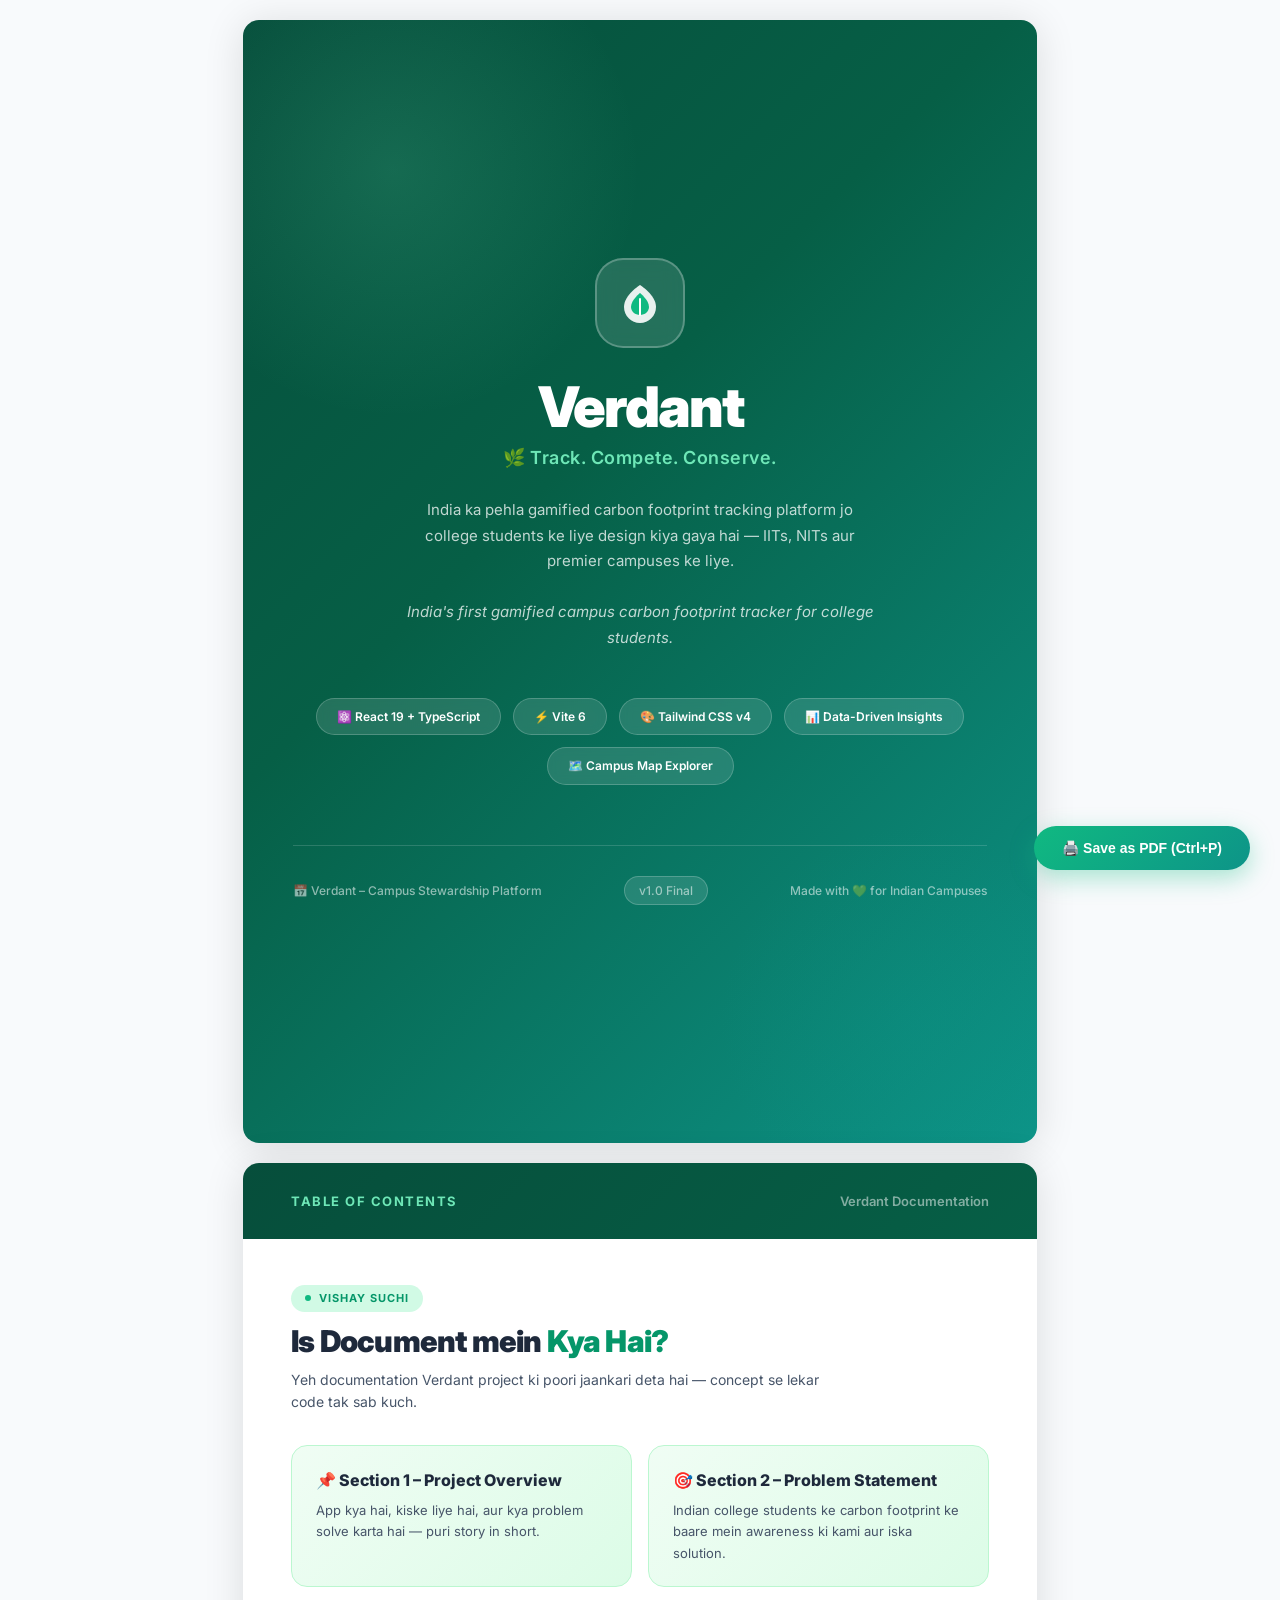
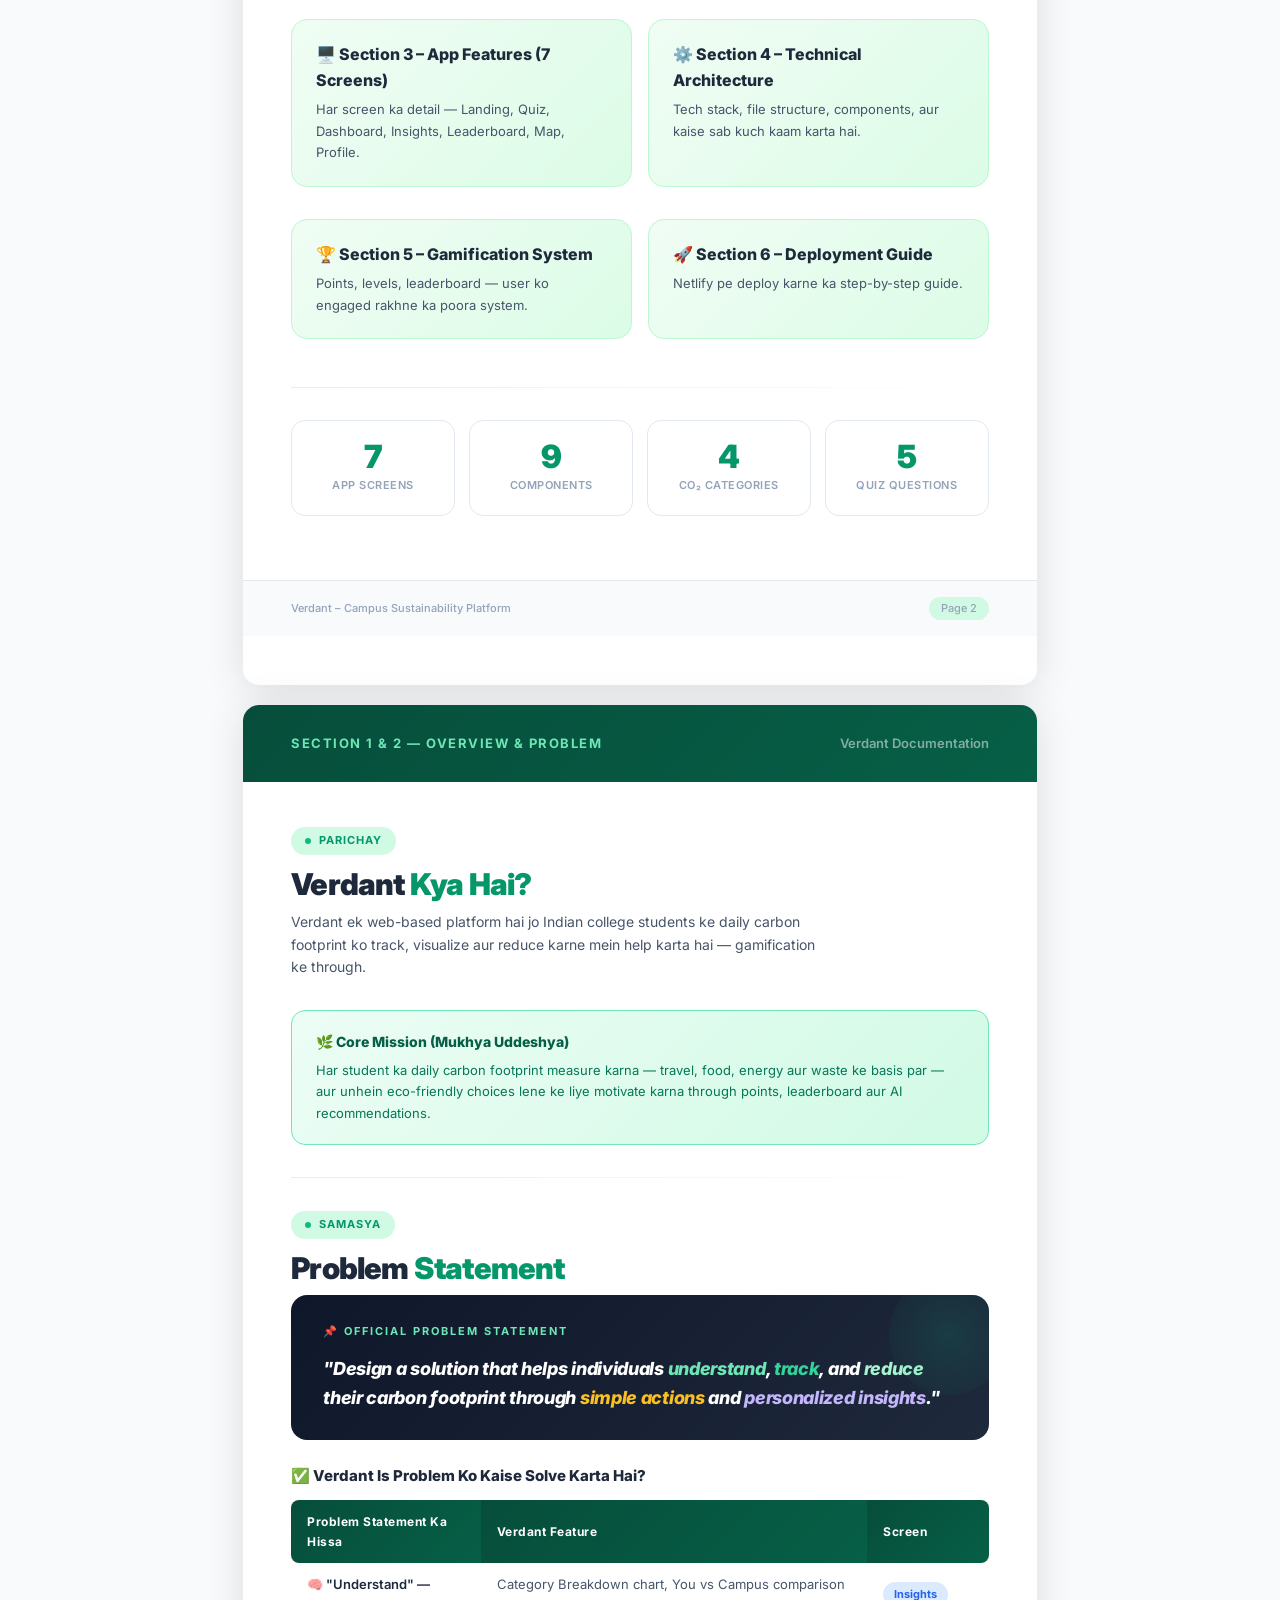
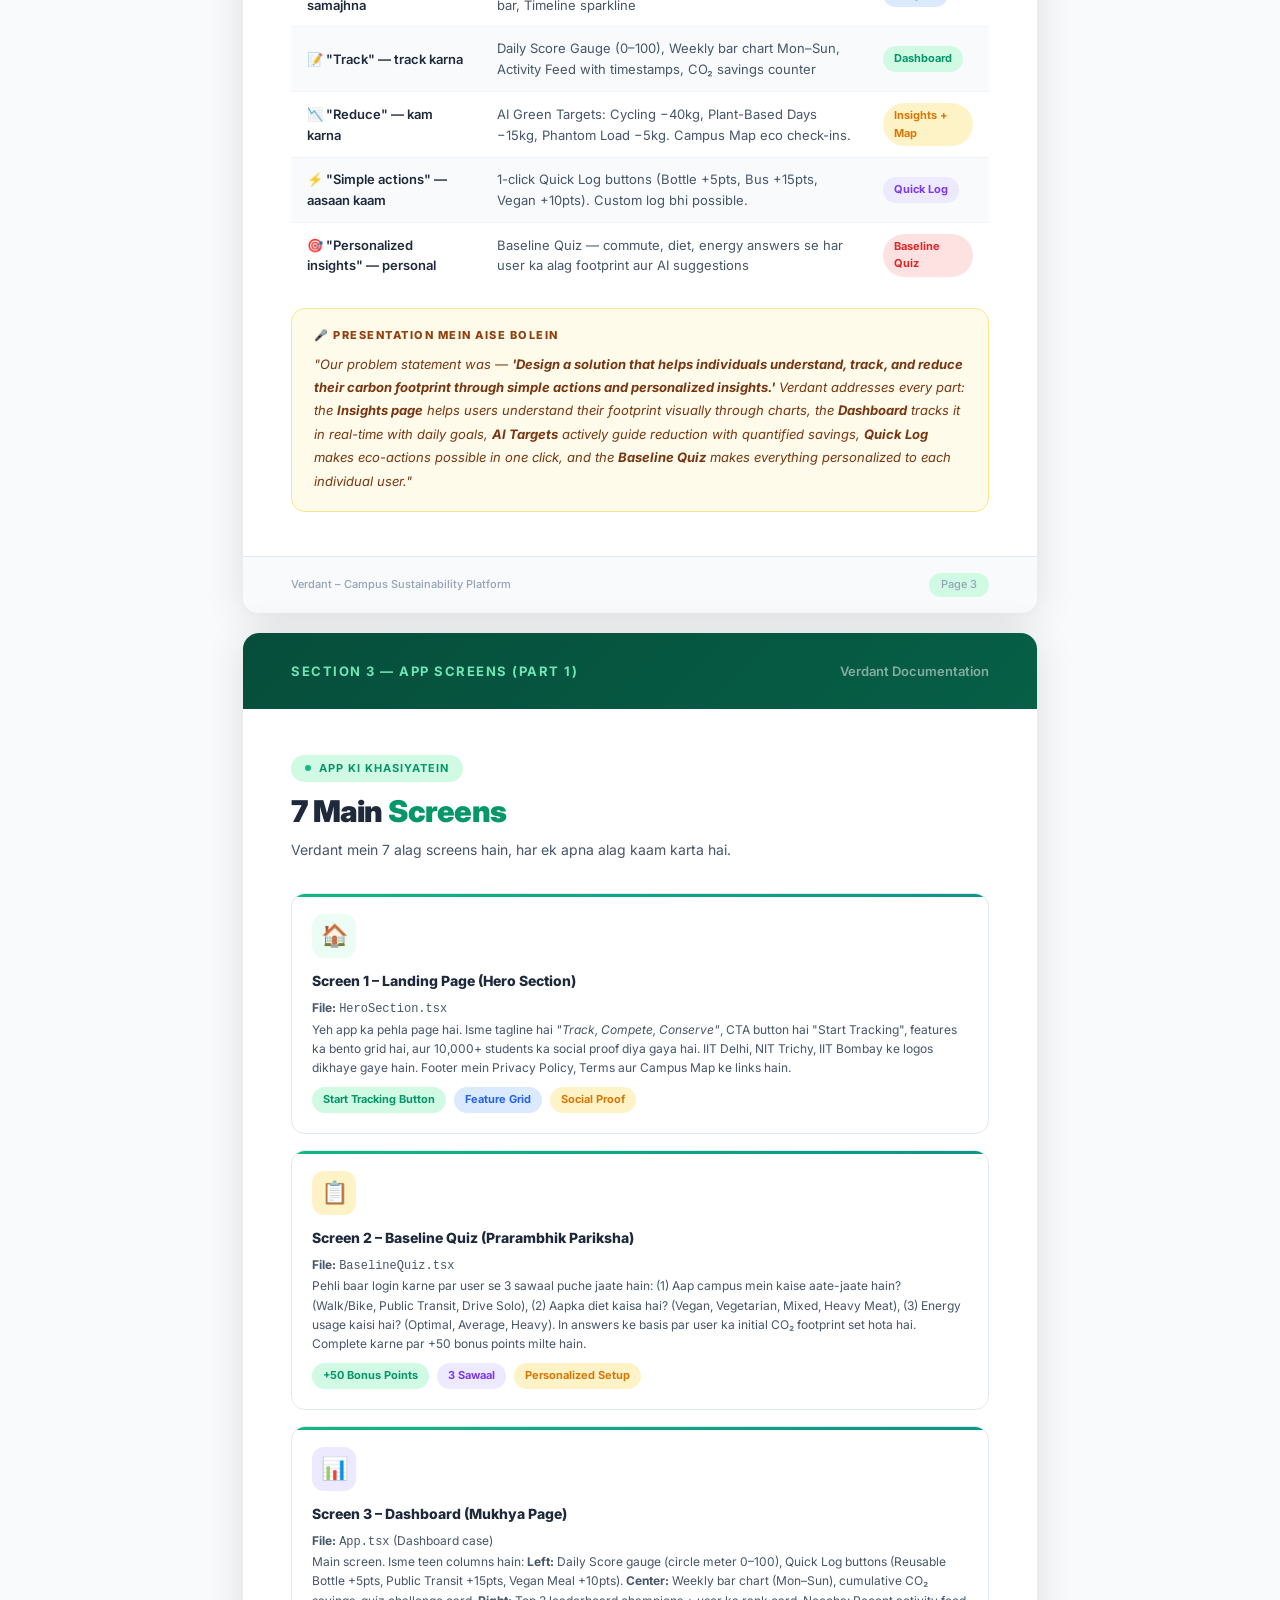
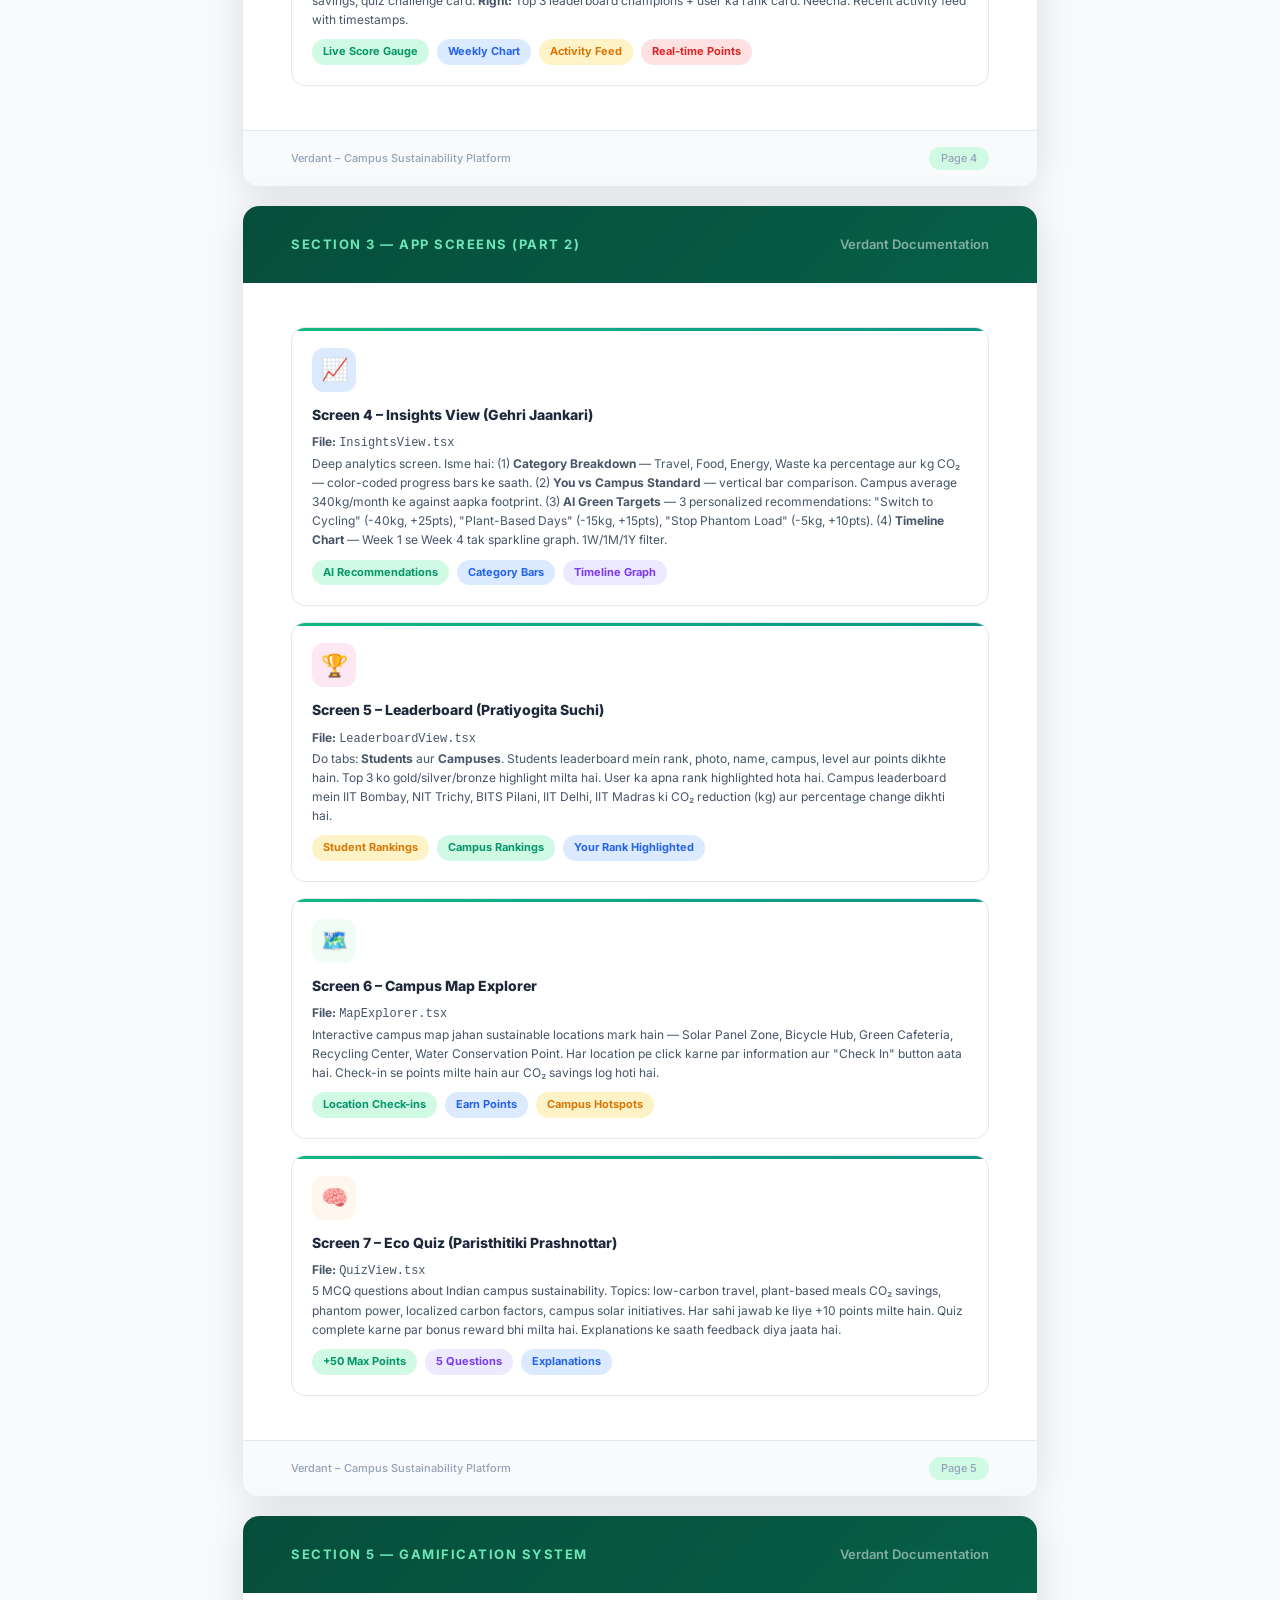
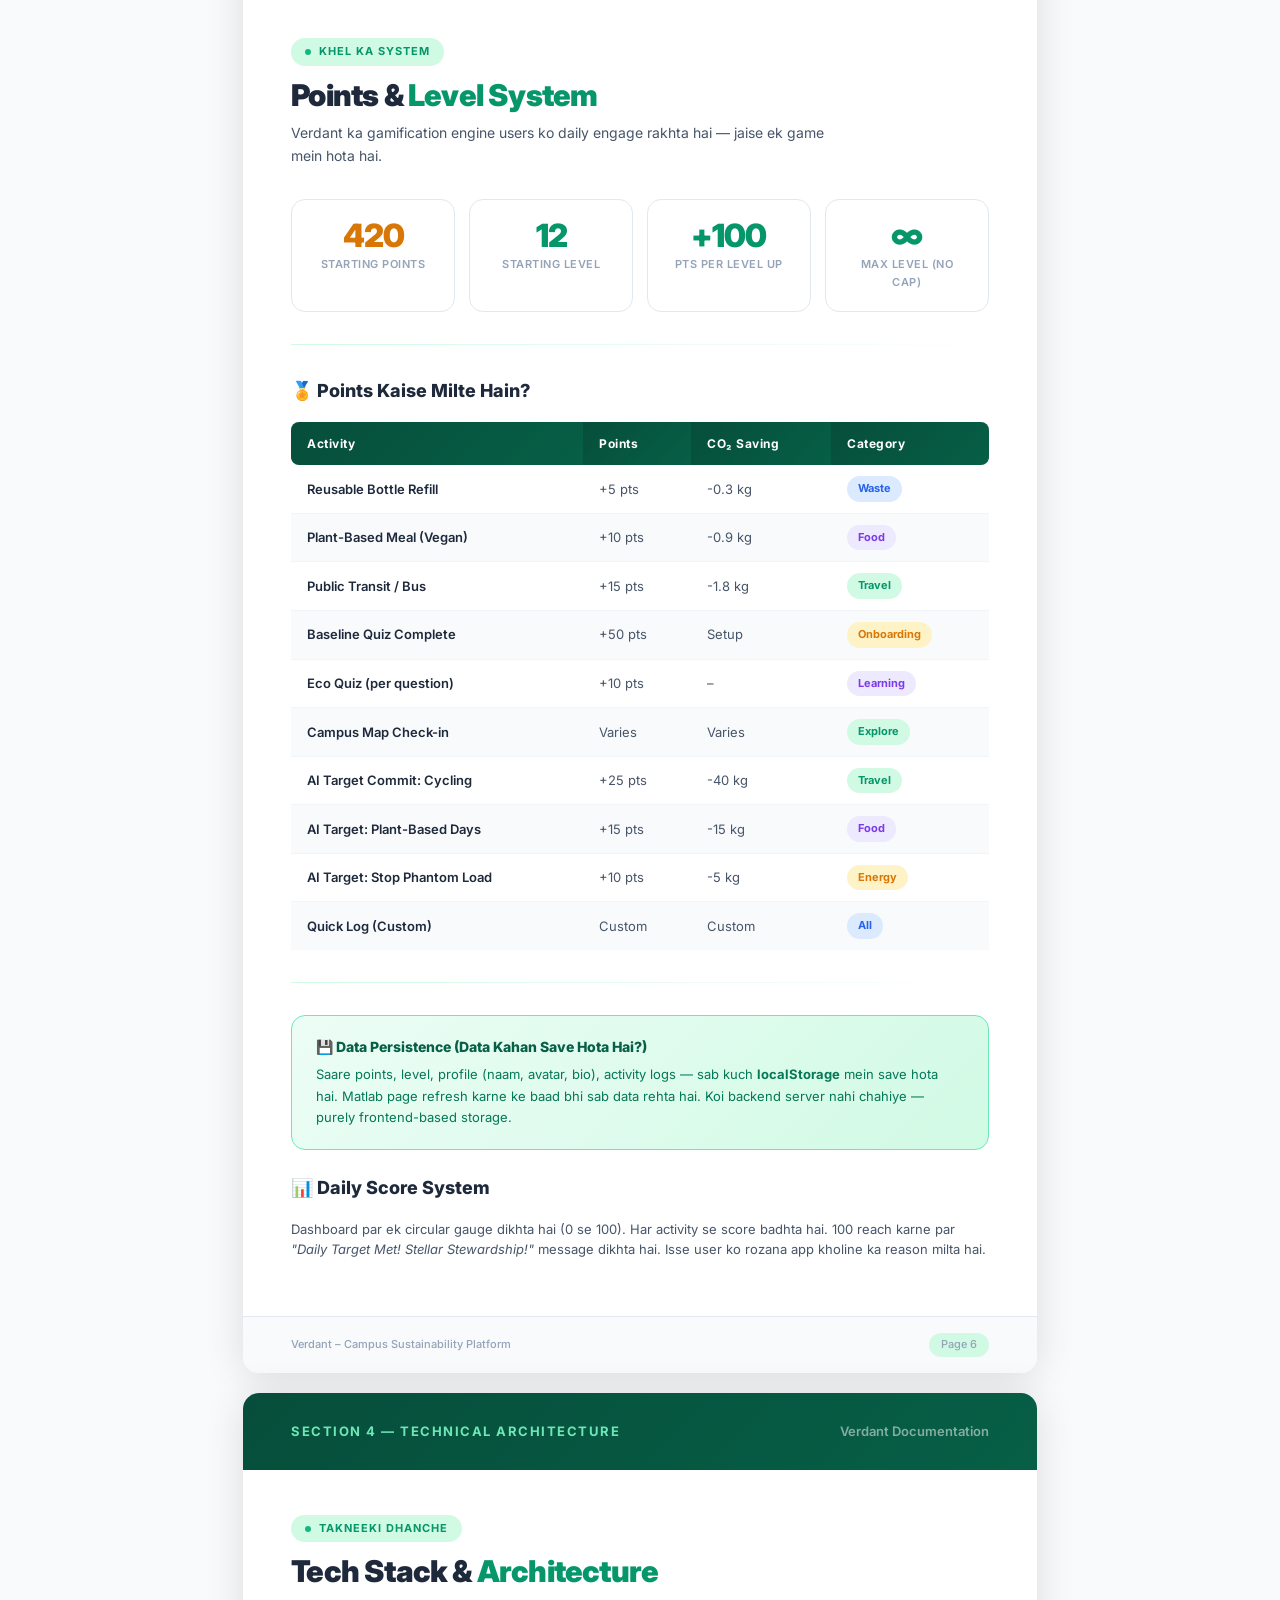
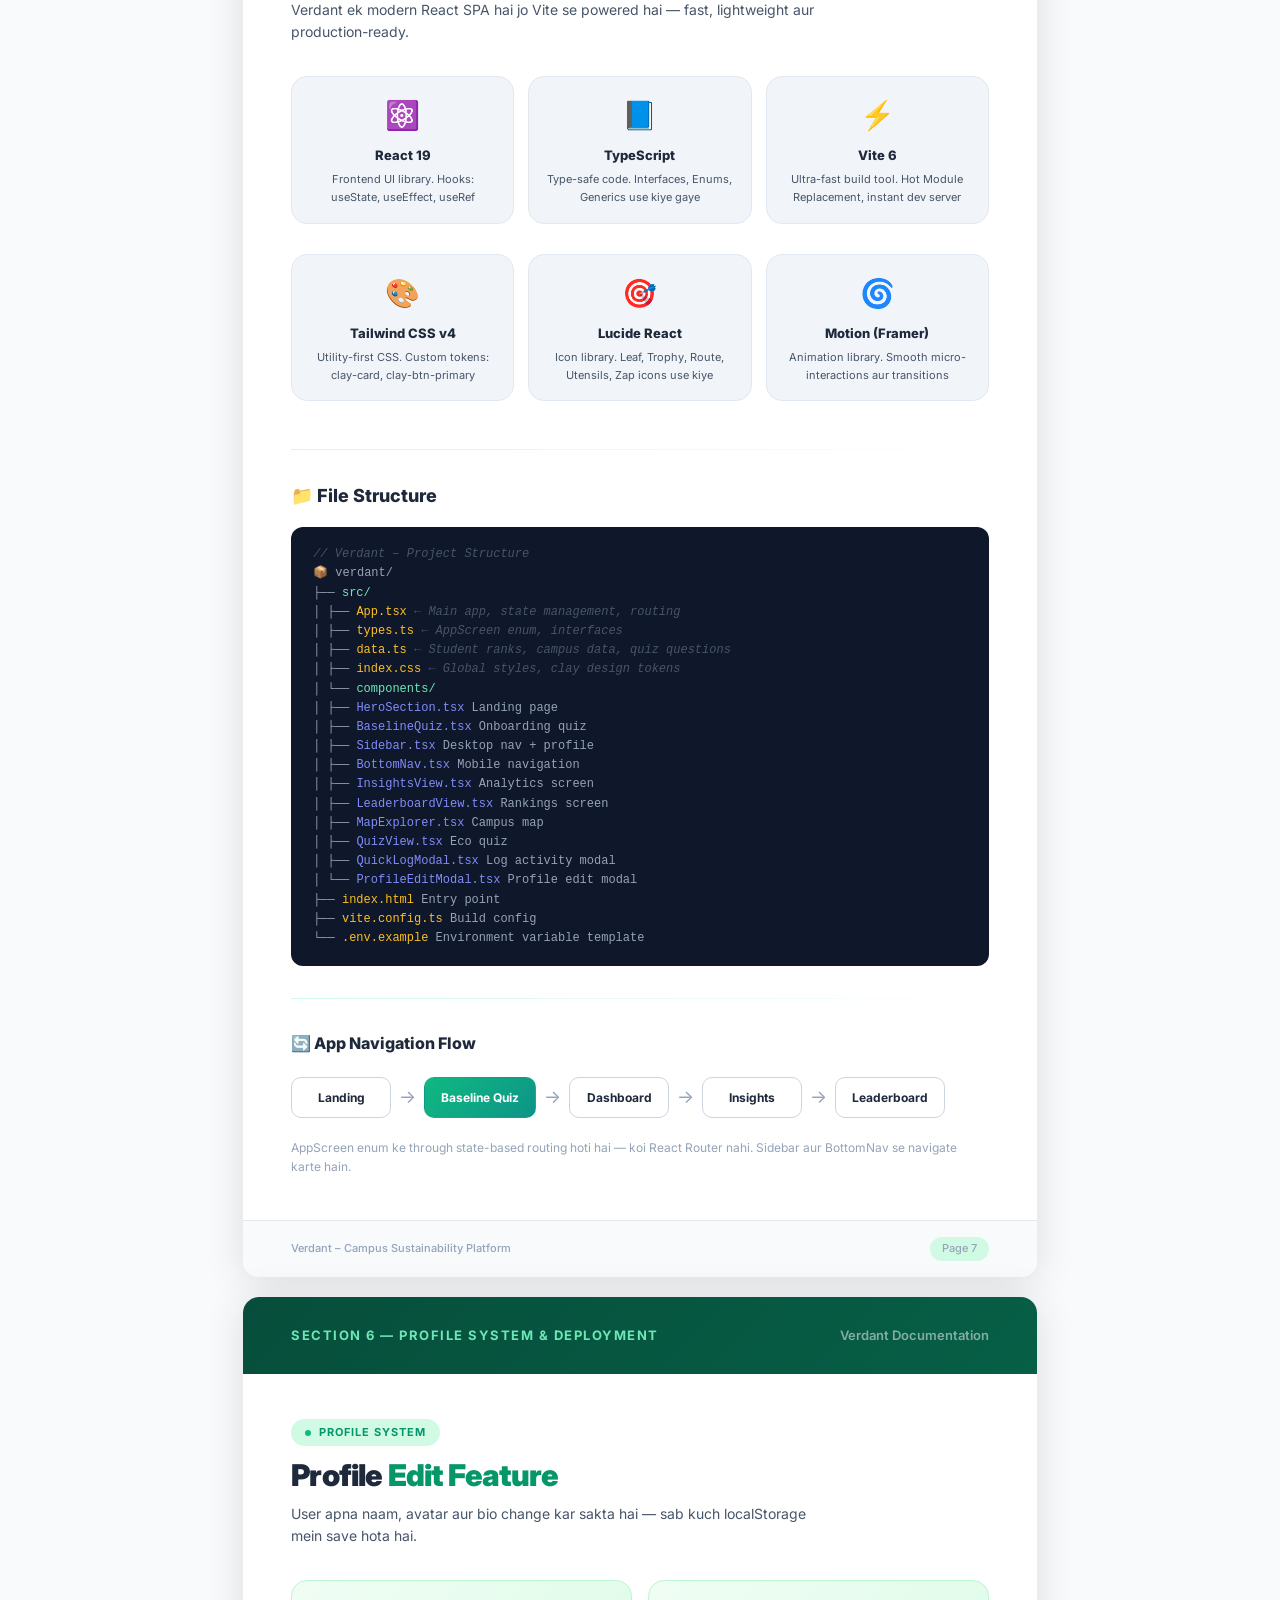
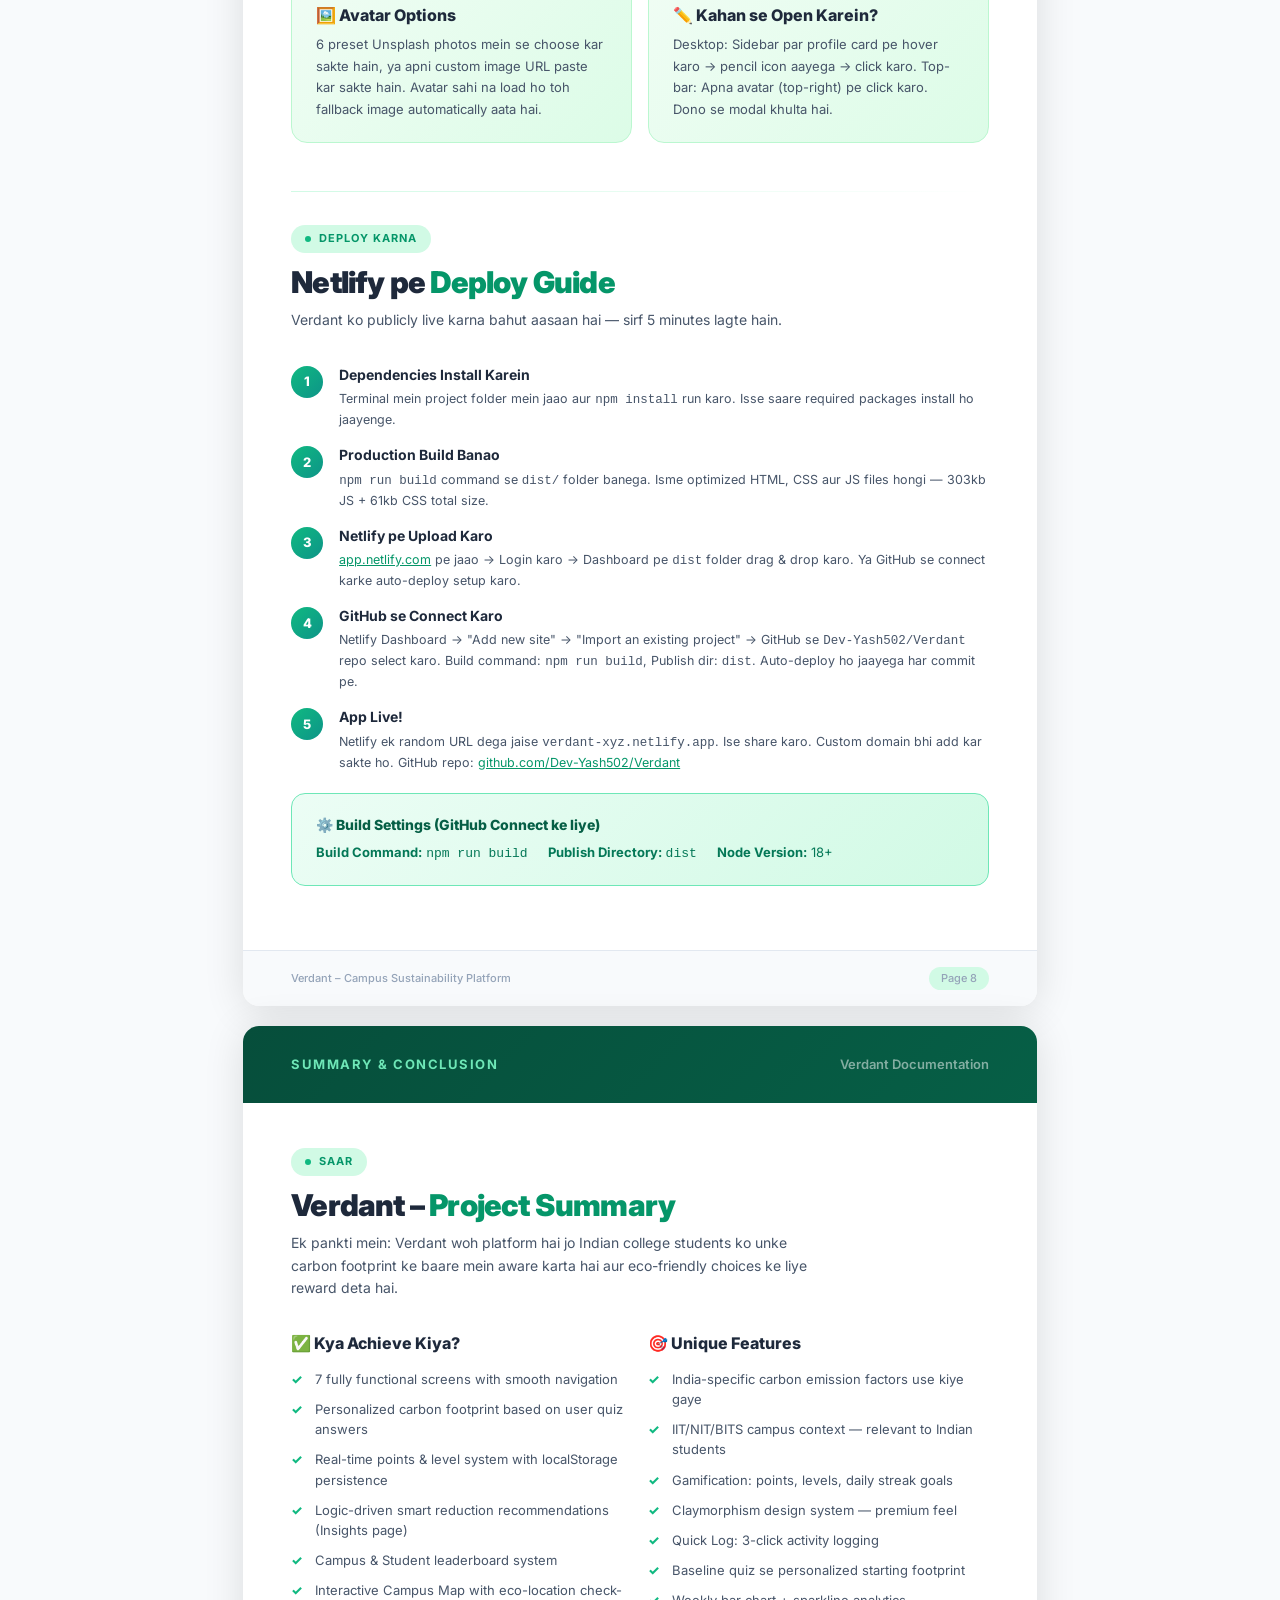
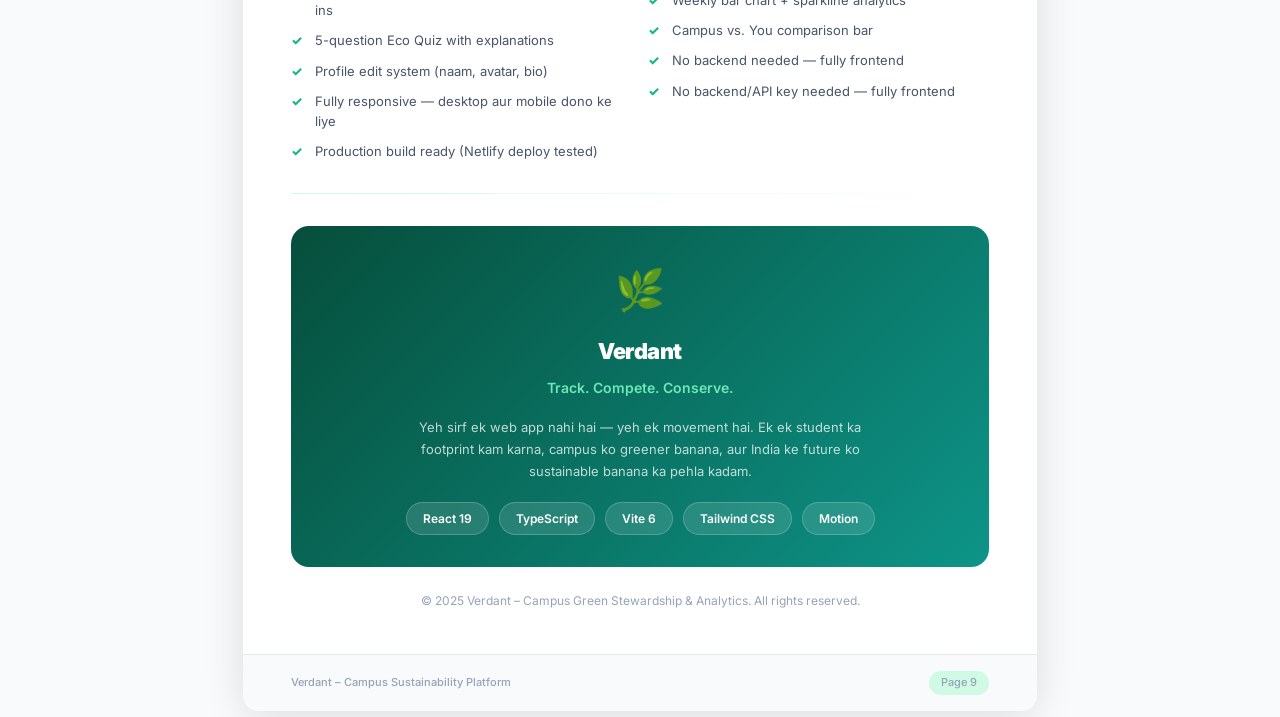
<file: EcoSelf_Project_Documentation.html>
<!DOCTYPE html>
<html lang="hi">
<head>
  <meta charset="UTF-8" />
  <meta name="viewport" content="width=device-width, initial-scale=1.0" />
  <title>Verdant – Project Documentation</title>
  <link href="https://fonts.googleapis.com/css2?family=Inter:wght@300;400;500;600;700;800;900&family=Noto+Sans+Devanagari:wght@400;600;700;800&display=swap" rel="stylesheet" />
  <style>
    :root {
      --green: #10b981;
      --green-dark: #059669;
      --green-light: #d1fae5;
      --green-mid: #6ee7b7;
      --teal: #0d9488;
      --slate: #1e293b;
      --slate-mid: #475569;
      --slate-light: #94a3b8;
      --slate-bg: #f1f5f9;
      --white: #ffffff;
      --purple: #7c3aed;
      --amber: #d97706;
      --blue: #2563eb;
      --red: #dc2626;
    }

    * { margin: 0; padding: 0; box-sizing: border-box; }

    body {
      font-family: 'Inter', 'Noto Sans Devanagari', sans-serif;
      background: #f8fafc;
      color: var(--slate);
      line-height: 1.6;
    }

    /* ── PRINT ── */
    @media print {
      body { background: white; }
      .no-print { display: none !important; }
      .page { box-shadow: none; border-radius: 0; margin: 0; page-break-after: always; }
      .page:last-child { page-break-after: auto; }
    }

    /* ── COMMON ── */
    .page {
      width: 210mm;
      min-height: 297mm;
      background: white;
      margin: 20px auto;
      box-shadow: 0 4px 40px rgba(0,0,0,0.12);
      border-radius: 16px;
      overflow: hidden;
      position: relative;
    }

    /* ── COVER PAGE ── */
    .cover {
      background: linear-gradient(135deg, #064e3b 0%, #065f46 40%, #0d9488 100%);
      height: 100%;
      min-height: 297mm;
      display: flex;
      flex-direction: column;
      align-items: center;
      justify-content: center;
      text-align: center;
      padding: 60px 50px;
      position: relative;
      overflow: hidden;
    }

    .cover::before {
      content: '';
      position: absolute;
      top: -100px; left: -100px;
      width: 500px; height: 500px;
      background: radial-gradient(circle, rgba(110,231,183,0.15) 0%, transparent 70%);
      border-radius: 50%;
    }

    .cover::after {
      content: '';
      position: absolute;
      bottom: -80px; right: -80px;
      width: 400px; height: 400px;
      background: radial-gradient(circle, rgba(13,148,136,0.2) 0%, transparent 70%);
      border-radius: 50%;
    }

    .cover-logo {
      width: 90px; height: 90px;
      background: rgba(255,255,255,0.12);
      border: 2px solid rgba(255,255,255,0.25);
      border-radius: 28px;
      display: flex; align-items: center; justify-content: center;
      margin-bottom: 30px;
      backdrop-filter: blur(10px);
      position: relative; z-index: 2;
    }

    .cover-logo svg { width: 48px; height: 48px; }

    .cover h1 {
      font-size: 56px;
      font-weight: 900;
      color: white;
      letter-spacing: -2px;
      line-height: 1.05;
      position: relative; z-index: 2;
      margin-bottom: 8px;
    }

    .cover-tagline {
      font-size: 18px;
      color: #6ee7b7;
      font-weight: 600;
      letter-spacing: 0.5px;
      margin-bottom: 24px;
      position: relative; z-index: 2;
    }

    .cover-desc {
      font-size: 15px;
      color: rgba(255,255,255,0.75);
      max-width: 480px;
      line-height: 1.7;
      position: relative; z-index: 2;
      margin-bottom: 48px;
    }

    .cover-badges {
      display: flex; gap: 12px; flex-wrap: wrap;
      justify-content: center;
      position: relative; z-index: 2;
      margin-bottom: 60px;
    }

    .cover-badge {
      padding: 8px 20px;
      background: rgba(255,255,255,0.12);
      border: 1px solid rgba(255,255,255,0.2);
      border-radius: 100px;
      color: white;
      font-size: 12px;
      font-weight: 600;
      backdrop-filter: blur(6px);
    }

    .cover-meta {
      position: relative; z-index: 2;
      border-top: 1px solid rgba(255,255,255,0.15);
      padding-top: 30px;
      width: 100%;
      display: flex;
      justify-content: space-between;
      align-items: center;
    }

    .cover-meta span {
      font-size: 12px;
      color: rgba(255,255,255,0.55);
      font-weight: 500;
    }

    .cover-version {
      background: rgba(255,255,255,0.12);
      border: 1px solid rgba(255,255,255,0.2);
      padding: 4px 14px;
      border-radius: 100px;
      font-size: 11px;
      color: rgba(255,255,255,0.8);
      font-weight: 600;
    }

    /* ── CONTENT PAGES ── */
    .content-page {
      padding: 0;
    }

    .page-header {
      background: linear-gradient(135deg, #064e3b, #065f46);
      padding: 28px 48px;
      display: flex;
      align-items: center;
      justify-content: space-between;
    }

    .page-header-title {
      font-size: 13px;
      color: #6ee7b7;
      font-weight: 700;
      letter-spacing: 1.5px;
      text-transform: uppercase;
    }

    .page-header-brand {
      font-size: 13px;
      color: rgba(255,255,255,0.5);
      font-weight: 600;
    }

    .page-body {
      padding: 44px 48px;
    }

    /* ── SECTION HEADERS ── */
    .section-tag {
      display: inline-flex;
      align-items: center;
      gap: 8px;
      padding: 5px 14px;
      background: var(--green-light);
      border-radius: 100px;
      font-size: 11px;
      font-weight: 700;
      color: var(--green-dark);
      text-transform: uppercase;
      letter-spacing: 1px;
      margin-bottom: 12px;
    }

    .section-dot {
      width: 6px; height: 6px;
      background: var(--green);
      border-radius: 50%;
    }

    h2.sec-title {
      font-size: 30px;
      font-weight: 900;
      color: var(--slate);
      letter-spacing: -0.8px;
      line-height: 1.15;
      margin-bottom: 10px;
    }

    h2.sec-title span { color: var(--green-dark); }

    .sec-subtitle {
      font-size: 14px;
      color: var(--slate-mid);
      font-weight: 400;
      max-width: 540px;
      margin-bottom: 32px;
    }

    /* ── DIVIDER ── */
    .divider {
      height: 1px;
      background: linear-gradient(90deg, var(--green-light), transparent);
      margin: 32px 0;
    }

    /* ── CARDS ── */
    .card {
      background: var(--slate-bg);
      border: 1px solid #e2e8f0;
      border-radius: 16px;
      padding: 22px 24px;
      margin-bottom: 16px;
    }

    .card-green {
      background: linear-gradient(135deg, #f0fdf4, #dcfce7);
      border-color: #bbf7d0;
    }

    .card h3 {
      font-size: 16px;
      font-weight: 800;
      color: var(--slate);
      margin-bottom: 6px;
    }

    .card p {
      font-size: 13px;
      color: var(--slate-mid);
      line-height: 1.65;
    }

    /* ── GRID ── */
    .grid-2 { display: grid; grid-template-columns: 1fr 1fr; gap: 16px; }
    .grid-3 { display: grid; grid-template-columns: 1fr 1fr 1fr; gap: 14px; }

    /* ── FEATURE CARD ── */
    .feature-card {
      background: white;
      border: 1px solid #e2e8f0;
      border-radius: 14px;
      padding: 20px;
      position: relative;
      overflow: hidden;
    }

    .feature-card::before {
      content: '';
      position: absolute;
      top: 0; left: 0;
      right: 0; height: 3px;
      background: linear-gradient(90deg, var(--green), var(--teal));
    }

    .feature-icon {
      width: 44px; height: 44px;
      border-radius: 12px;
      display: flex; align-items: center; justify-content: center;
      font-size: 22px;
      margin-bottom: 12px;
    }

    .feature-card h4 {
      font-size: 14px;
      font-weight: 800;
      color: var(--slate);
      margin-bottom: 6px;
    }

    .feature-card p {
      font-size: 12px;
      color: var(--slate-mid);
      line-height: 1.6;
    }

    /* ── BADGE ── */
    .badge {
      display: inline-flex;
      align-items: center;
      gap: 5px;
      padding: 4px 11px;
      border-radius: 100px;
      font-size: 11px;
      font-weight: 700;
    }
    .badge-green { background: var(--green-light); color: var(--green-dark); }
    .badge-purple { background: #ede9fe; color: var(--purple); }
    .badge-amber { background: #fef3c7; color: var(--amber); }
    .badge-blue { background: #dbeafe; color: var(--blue); }
    .badge-red { background: #fee2e2; color: var(--red); }

    /* ── TABLE ── */
    table {
      width: 100%;
      border-collapse: collapse;
      font-size: 13px;
    }

    th {
      background: linear-gradient(135deg, #064e3b, #065f46);
      color: white;
      padding: 12px 16px;
      text-align: left;
      font-weight: 700;
      font-size: 12px;
      letter-spacing: 0.5px;
    }

    th:first-child { border-radius: 8px 0 0 8px; }
    th:last-child { border-radius: 0 8px 8px 0; }

    td {
      padding: 11px 16px;
      border-bottom: 1px solid #f1f5f9;
      color: var(--slate-mid);
      font-size: 13px;
    }

    tr:last-child td { border-bottom: none; }
    tr:nth-child(even) td { background: #f8fafc; }

    td:first-child { color: var(--slate); font-weight: 600; }

    /* ── NUMBERED STEPS ── */
    .steps { display: flex; flex-direction: column; gap: 14px; }

    .step {
      display: flex;
      gap: 16px;
      align-items: flex-start;
    }

    .step-num {
      width: 32px; height: 32px;
      background: linear-gradient(135deg, var(--green), var(--teal));
      color: white;
      border-radius: 50%;
      display: flex; align-items: center; justify-content: center;
      font-size: 13px;
      font-weight: 800;
      flex-shrink: 0;
      margin-top: 2px;
    }

    .step-content h4 {
      font-size: 14px;
      font-weight: 700;
      color: var(--slate);
      margin-bottom: 3px;
    }

    .step-content p {
      font-size: 12.5px;
      color: var(--slate-mid);
      line-height: 1.6;
    }

    /* ── STAT BOXES ── */
    .stat-row { display: flex; gap: 14px; margin-bottom: 20px; }

    .stat-box {
      flex: 1;
      background: white;
      border: 1px solid #e2e8f0;
      border-radius: 14px;
      padding: 20px;
      text-align: center;
    }

    .stat-box .num {
      font-size: 32px;
      font-weight: 900;
      color: var(--green-dark);
      letter-spacing: -1px;
      line-height: 1;
      margin-bottom: 4px;
    }

    .stat-box .label {
      font-size: 11px;
      color: var(--slate-light);
      font-weight: 600;
      text-transform: uppercase;
      letter-spacing: 0.5px;
    }

    /* ── HIGHLIGHT BOX ── */
    .highlight {
      background: linear-gradient(135deg, #ecfdf5, #d1fae5);
      border: 1.5px solid #6ee7b7;
      border-radius: 14px;
      padding: 20px 24px;
      margin: 20px 0;
    }

    .highlight h4 {
      font-size: 14px;
      font-weight: 800;
      color: #065f46;
      margin-bottom: 6px;
    }

    .highlight p {
      font-size: 13px;
      color: #047857;
      line-height: 1.65;
    }

    /* ── FLOW DIAGRAM ── */
    .flow {
      display: flex;
      align-items: center;
      gap: 0;
      flex-wrap: wrap;
      margin: 20px 0;
    }

    .flow-node {
      background: white;
      border: 1.5px solid #cbd5e1;
      border-radius: 10px;
      padding: 10px 16px;
      font-size: 12px;
      font-weight: 700;
      color: var(--slate);
      text-align: center;
      min-width: 100px;
    }

    .flow-node.active {
      background: linear-gradient(135deg, var(--green), var(--teal));
      color: white;
      border-color: transparent;
    }

    .flow-arrow {
      font-size: 18px;
      color: var(--slate-light);
      margin: 0 8px;
    }

    /* ── CODE BLOCK ── */
    .code-block {
      background: #0f172a;
      border-radius: 12px;
      padding: 18px 22px;
      font-family: 'Courier New', monospace;
      font-size: 12px;
      color: #94a3b8;
      margin: 16px 0;
    }

    .code-block .kw { color: #818cf8; }
    .code-block .str { color: #6ee7b7; }
    .code-block .fn { color: #fbbf24; }
    .code-block .cmt { color: #475569; font-style: italic; }

    /* ── PRINT BTN ── */
    .print-btn-wrap {
      position: fixed;
      bottom: 30px; right: 30px;
      z-index: 999;
    }

    .print-btn {
      padding: 14px 28px;
      background: linear-gradient(135deg, var(--green), var(--teal));
      color: white;
      border: none;
      border-radius: 100px;
      font-size: 14px;
      font-weight: 700;
      cursor: pointer;
      box-shadow: 0 8px 24px rgba(16,185,129,0.35);
      display: flex;
      align-items: center;
      gap: 8px;
      transition: transform 0.2s;
    }

    .print-btn:hover { transform: scale(1.05); }

    /* ── FOOTER ── */
    .page-footer {
      background: #f8fafc;
      border-top: 1px solid #e2e8f0;
      padding: 16px 48px;
      display: flex;
      justify-content: space-between;
      align-items: center;
    }

    .page-footer span {
      font-size: 11px;
      color: var(--slate-light);
      font-weight: 500;
    }

    .page-num {
      background: var(--green-light);
      color: var(--green-dark);
      padding: 3px 12px;
      border-radius: 100px;
      font-size: 11px;
      font-weight: 700;
    }

    ul.check-list {
      list-style: none;
      display: flex;
      flex-direction: column;
      gap: 10px;
    }

    ul.check-list li {
      font-size: 13px;
      color: var(--slate-mid);
      padding-left: 24px;
      position: relative;
      line-height: 1.55;
    }

    ul.check-list li::before {
      content: '✓';
      position: absolute;
      left: 0;
      color: var(--green);
      font-weight: 800;
      font-size: 13px;
    }

    .tech-pill {
      display: inline-flex;
      align-items: center;
      gap: 6px;
      background: #f1f5f9;
      border: 1px solid #e2e8f0;
      border-radius: 8px;
      padding: 6px 14px;
      font-size: 12px;
      font-weight: 600;
      color: var(--slate);
      margin: 4px;
    }
  </style>
</head>
<body>

<!-- PRINT BUTTON -->
<div class="print-btn-wrap no-print">
  <button class="print-btn" onclick="window.print()">
    🖨️ Save as PDF (Ctrl+P)
  </button>
</div>

<!-- ═══════════════════════════════ PAGE 1 – COVER ═══════════════════════════════ -->
<div class="page">
  <div class="cover">
    <div class="cover-logo">
      <svg viewBox="0 0 48 48" fill="none" xmlns="http://www.w3.org/2000/svg">
        <path d="M24 6C24 6 8 16 8 28C8 36.8 15.2 44 24 44C32.8 44 40 36.8 40 28C40 16 24 6 24 6Z" fill="rgba(255,255,255,0.9)"/>
        <path d="M24 14C24 14 15 21 15 28C15 32.4 19.1 36 24 36C28.9 36 33 32.4 33 28C33 21 24 14 24 14Z" fill="#10b981"/>
        <path d="M24 20L24 36" stroke="white" stroke-width="2" stroke-linecap="round"/>
      </svg>
    </div>

    <h1>Verdant</h1>
    <div class="cover-tagline">🌿 Track. Compete. Conserve.</div>
    <p class="cover-desc">
      India ka pehla gamified carbon footprint tracking platform jo college students ke liye design kiya gaya hai — IITs, NITs aur premier campuses ke liye.<br/><br/>
      <em>India's first gamified campus carbon footprint tracker for college students.</em>
    </p>

    <div class="cover-badges">
      <span class="cover-badge">⚛️ React 19 + TypeScript</span>
      <span class="cover-badge">⚡ Vite 6</span>
      <span class="cover-badge">🎨 Tailwind CSS v4</span>
      <span class="cover-badge">📊 Data-Driven Insights</span>
      <span class="cover-badge">🗺️ Campus Map Explorer</span>
    </div>

    <div class="cover-meta">
      <span>📅 Verdant – Campus Stewardship Platform</span>
      <span class="cover-version">v1.0 Final</span>
      <span>Made with 💚 for Indian Campuses</span>
    </div>
  </div>
</div>

<!-- ═══════════════════════════════ PAGE 2 – TOC + OVERVIEW ═══════════════════════════════ -->
<div class="page content-page">
  <div class="page-header">
    <span class="page-header-title">Table of Contents</span>
    <span class="page-header-brand">Verdant Documentation</span>
  </div>
  <div class="page-body">

    <div class="section-tag"><span class="section-dot"></span>Vishay Suchi</div>
    <h2 class="sec-title">Is Document mein <span>Kya Hai?</span></h2>
    <p class="sec-subtitle">Yeh documentation Verdant project ki poori jaankari deta hai — concept se lekar code tak sab kuch.</p>

    <div class="grid-2">
      <div class="card card-green">
        <h3>📌 Section 1 – Project Overview</h3>
        <p>App kya hai, kiske liye hai, aur kya problem solve karta hai — puri story in short.</p>
      </div>
      <div class="card card-green">
        <h3>🎯 Section 2 – Problem Statement</h3>
        <p>Indian college students ke carbon footprint ke baare mein awareness ki kami aur iska solution.</p>
      </div>
      <div class="card card-green">
        <h3>🖥️ Section 3 – App Features (7 Screens)</h3>
        <p>Har screen ka detail — Landing, Quiz, Dashboard, Insights, Leaderboard, Map, Profile.</p>
      </div>
      <div class="card card-green">
        <h3>⚙️ Section 4 – Technical Architecture</h3>
        <p>Tech stack, file structure, components, aur kaise sab kuch kaam karta hai.</p>
      </div>
      <div class="card card-green">
        <h3>🏆 Section 5 – Gamification System</h3>
        <p>Points, levels, leaderboard — user ko engaged rakhne ka poora system.</p>
      </div>
      <div class="card card-green">
        <h3>🚀 Section 6 – Deployment Guide</h3>
        <p>Netlify pe deploy karne ka step-by-step guide.</p>
      </div>
    </div>

    <div class="divider"></div>

    <div class="stat-row">
      <div class="stat-box">
        <div class="num">7</div>
        <div class="label">App Screens</div>
      </div>
      <div class="stat-box">
        <div class="num">9</div>
        <div class="label">Components</div>
      </div>
      <div class="stat-box">
        <div class="num">4</div>
        <div class="label">CO₂ Categories</div>
      </div>
      <div class="stat-box">
        <div class="num">5</div>
        <div class="label">Quiz Questions</div>
      </div>
    </div>

  </div>
  <div class="page-footer">
    <span>Verdant – Campus Sustainability Platform</span>
    <span class="page-num">Page 2</span>
  </div>
</div>

<!-- ═══════════════════════════════ PAGE 3 – PROBLEM + OVERVIEW ═══════════════════════════════ -->
<div class="page content-page">
  <div class="page-header">
    <span class="page-header-title">Section 1 & 2 — Overview & Problem</span>
    <span class="page-header-brand">Verdant Documentation</span>
  </div>
  <div class="page-body">

    <div class="section-tag"><span class="section-dot"></span>Parichay</div>
    <h2 class="sec-title">Verdant <span>Kya Hai?</span></h2>
    <p class="sec-subtitle">Verdant ek web-based platform hai jo Indian college students ke daily carbon footprint ko track, visualize aur reduce karne mein help karta hai — gamification ke through.</p>

    <div class="highlight">
      <h4>🌿 Core Mission (Mukhya Uddeshya)</h4>
      <p>Har student ka daily carbon footprint measure karna — travel, food, energy aur waste ke basis par — aur unhein eco-friendly choices lene ke liye motivate karna through points, leaderboard aur AI recommendations.</p>
    </div>

    <div class="divider"></div>

    <div class="section-tag"><span class="section-dot"></span>Samasya</div>
    <h2 class="sec-title">Problem <span>Statement</span></h2>

    <!-- Official Problem Statement Dark Box -->
    <div style="background: linear-gradient(135deg, #0f172a, #1e293b); border-radius: 16px; padding: 28px 32px; margin-bottom: 24px; position: relative; overflow: hidden;">
      <div style="position:absolute; top:-20px; right:-20px; width:120px; height:120px; background:radial-gradient(circle, rgba(16,185,129,0.15), transparent); border-radius:50%;"></div>
      <p style="font-size:11px; font-weight:700; color:#6ee7b7; letter-spacing:2px; text-transform:uppercase; margin-bottom:14px;">📌 Official Problem Statement</p>
      <p style="font-size:18px; font-weight:800; color:white; line-height:1.6; letter-spacing:-0.3px; font-style:italic;">
        "Design a solution that helps individuals
        <span style="color:#6ee7b7;">understand</span>,
        <span style="color:#34d399;">track</span>, and
        <span style="color:#a7f3d0;">reduce</span> their carbon footprint through
        <span style="color:#fbbf24;">simple actions</span> and
        <span style="color:#c4b5fd;">personalized insights</span>."
      </p>
    </div>

    <!-- Alignment Table -->
    <h3 style="font-size:15px; font-weight:800; color:var(--slate); margin-bottom:12px;">✅ Verdant Is Problem Ko Kaise Solve Karta Hai?</h3>
    <table>
      <thead>
        <tr>
          <th>Problem Statement Ka Hissa</th>
          <th>Verdant Feature</th>
          <th>Screen</th>
        </tr>
      </thead>
      <tbody>
        <tr>
          <td>🧠 "Understand" — samajhna</td>
          <td>Category Breakdown chart, You vs Campus comparison bar, Timeline sparkline</td>
          <td><span class="badge badge-blue">Insights</span></td>
        </tr>
        <tr>
          <td>📝 "Track" — track karna</td>
          <td>Daily Score Gauge (0–100), Weekly bar chart Mon–Sun, Activity Feed with timestamps, CO₂ savings counter</td>
          <td><span class="badge badge-green">Dashboard</span></td>
        </tr>
        <tr>
          <td>📉 "Reduce" — kam karna</td>
          <td>AI Green Targets: Cycling −40kg, Plant-Based Days −15kg, Phantom Load −5kg. Campus Map eco check-ins.</td>
          <td><span class="badge badge-amber">Insights + Map</span></td>
        </tr>
        <tr>
          <td>⚡ "Simple actions" — aasaan kaam</td>
          <td>1-click Quick Log buttons (Bottle +5pts, Bus +15pts, Vegan +10pts). Custom log bhi possible.</td>
          <td><span class="badge badge-purple">Quick Log</span></td>
        </tr>
        <tr>
          <td>🎯 "Personalized insights" — personal</td>
          <td>Baseline Quiz — commute, diet, energy answers se har user ka alag footprint aur AI suggestions</td>
          <td><span class="badge badge-red">Baseline Quiz</span></td>
        </tr>
      </tbody>
    </table>

    <!-- Presentation Script Box -->
    <div style="margin-top:20px; background:#fffbeb; border:1.5px solid #fde68a; border-radius:14px; padding:18px 22px;">
      <p style="font-size:11px; font-weight:800; color:#92400e; letter-spacing:1.5px; text-transform:uppercase; margin-bottom:8px;">🎤 Presentation Mein Aise Bolein</p>
      <p style="font-size:13px; color:#78350f; line-height:1.8; font-style:italic;">
        "Our problem statement was — <strong>'Design a solution that helps individuals understand, track, and reduce their carbon footprint through simple actions and personalized insights.'</strong>
        Verdant addresses every part: the <strong>Insights page</strong> helps users understand their footprint visually through charts,
        the <strong>Dashboard</strong> tracks it in real-time with daily goals,
        <strong>AI Targets</strong> actively guide reduction with quantified savings,
        <strong>Quick Log</strong> makes eco-actions possible in one click,
        and the <strong>Baseline Quiz</strong> makes everything personalized to each individual user."
      </p>
    </div>

  </div>
  <div class="page-footer">
    <span>Verdant – Campus Sustainability Platform</span>
    <span class="page-num">Page 3</span>
  </div>
</div>

<!-- ═══════════════════════════════ PAGE 4 – APP SCREENS (Part 1) ═══════════════════════════════ -->
<div class="page content-page">
  <div class="page-header">
    <span class="page-header-title">Section 3 — App Screens (Part 1)</span>
    <span class="page-header-brand">Verdant Documentation</span>
  </div>
  <div class="page-body">

    <div class="section-tag"><span class="section-dot"></span>App Ki Khasiyatein</div>
    <h2 class="sec-title">7 Main <span>Screens</span></h2>
    <p class="sec-subtitle">Verdant mein 7 alag screens hain, har ek apna alag kaam karta hai.</p>

    <!-- Screen 1 -->
    <div class="feature-card" style="margin-bottom:16px;">
      <div class="feature-icon" style="background:#ecfdf5;">🏠</div>
      <h4>Screen 1 – Landing Page (Hero Section)</h4>
      <p><strong>File:</strong> <code>HeroSection.tsx</code></p>
      <p>Yeh app ka pehla page hai. Isme tagline hai <em>"Track, Compete, Conserve"</em>, CTA button hai "Start Tracking", features ka bento grid hai, aur 10,000+ students ka social proof diya gaya hai. IIT Delhi, NIT Trichy, IIT Bombay ke logos dikhaye gaye hain. Footer mein Privacy Policy, Terms aur Campus Map ke links hain.</p>
      <div style="margin-top:10px; display:flex; gap:8px; flex-wrap:wrap;">
        <span class="badge badge-green">Start Tracking Button</span>
        <span class="badge badge-blue">Feature Grid</span>
        <span class="badge badge-amber">Social Proof</span>
      </div>
    </div>

    <!-- Screen 2 -->
    <div class="feature-card" style="margin-bottom:16px;">
      <div class="feature-icon" style="background:#fef3c7;">📋</div>
      <h4>Screen 2 – Baseline Quiz (Prarambhik Pariksha)</h4>
      <p><strong>File:</strong> <code>BaselineQuiz.tsx</code></p>
      <p>Pehli baar login karne par user se 3 sawaal puche jaate hain: (1) Aap campus mein kaise aate-jaate hain? (Walk/Bike, Public Transit, Drive Solo), (2) Aapka diet kaisa hai? (Vegan, Vegetarian, Mixed, Heavy Meat), (3) Energy usage kaisi hai? (Optimal, Average, Heavy). In answers ke basis par user ka initial CO₂ footprint set hota hai. Complete karne par +50 bonus points milte hain.</p>
      <div style="margin-top:10px; display:flex; gap:8px; flex-wrap:wrap;">
        <span class="badge badge-green">+50 Bonus Points</span>
        <span class="badge badge-purple">3 Sawaal</span>
        <span class="badge badge-amber">Personalized Setup</span>
      </div>
    </div>

    <!-- Screen 3 -->
    <div class="feature-card" style="margin-bottom:0;">
      <div class="feature-icon" style="background:#ede9fe;">📊</div>
      <h4>Screen 3 – Dashboard (Mukhya Page)</h4>
      <p><strong>File:</strong> <code>App.tsx</code> (Dashboard case)</p>
      <p>Main screen. Isme teen columns hain: <strong>Left:</strong> Daily Score gauge (circle meter 0–100), Quick Log buttons (Reusable Bottle +5pts, Public Transit +15pts, Vegan Meal +10pts). <strong>Center:</strong> Weekly bar chart (Mon–Sun), cumulative CO₂ savings, quiz challenge card. <strong>Right:</strong> Top 3 leaderboard champions + user ka rank card. Neecha: Recent activity feed with timestamps.</p>
      <div style="margin-top:10px; display:flex; gap:8px; flex-wrap:wrap;">
        <span class="badge badge-green">Live Score Gauge</span>
        <span class="badge badge-blue">Weekly Chart</span>
        <span class="badge badge-amber">Activity Feed</span>
        <span class="badge badge-red">Real-time Points</span>
      </div>
    </div>

  </div>
  <div class="page-footer">
    <span>Verdant – Campus Sustainability Platform</span>
    <span class="page-num">Page 4</span>
  </div>
</div>

<!-- ═══════════════════════════════ PAGE 5 – APP SCREENS (Part 2) ═══════════════════════════════ -->
<div class="page content-page">
  <div class="page-header">
    <span class="page-header-title">Section 3 — App Screens (Part 2)</span>
    <span class="page-header-brand">Verdant Documentation</span>
  </div>
  <div class="page-body">

    <!-- Screen 4 -->
    <div class="feature-card" style="margin-bottom:16px;">
      <div class="feature-icon" style="background:#dbeafe;">📈</div>
      <h4>Screen 4 – Insights View (Gehri Jaankari)</h4>
      <p><strong>File:</strong> <code>InsightsView.tsx</code></p>
      <p>Deep analytics screen. Isme hai: (1) <strong>Category Breakdown</strong> — Travel, Food, Energy, Waste ka percentage aur kg CO₂ — color-coded progress bars ke saath. (2) <strong>You vs Campus Standard</strong> — vertical bar comparison. Campus average 340kg/month ke against aapka footprint. (3) <strong>AI Green Targets</strong> — 3 personalized recommendations: "Switch to Cycling" (-40kg, +25pts), "Plant-Based Days" (-15kg, +15pts), "Stop Phantom Load" (-5kg, +10pts). (4) <strong>Timeline Chart</strong> — Week 1 se Week 4 tak sparkline graph. 1W/1M/1Y filter.</p>
      <div style="margin-top:10px; display:flex; gap:8px; flex-wrap:wrap;">
        <span class="badge badge-green">AI Recommendations</span>
        <span class="badge badge-blue">Category Bars</span>
        <span class="badge badge-purple">Timeline Graph</span>
      </div>
    </div>

    <!-- Screen 5 -->
    <div class="feature-card" style="margin-bottom:16px;">
      <div class="feature-icon" style="background:#fce7f3;">🏆</div>
      <h4>Screen 5 – Leaderboard (Pratiyogita Suchi)</h4>
      <p><strong>File:</strong> <code>LeaderboardView.tsx</code></p>
      <p>Do tabs: <strong>Students</strong> aur <strong>Campuses</strong>. Students leaderboard mein rank, photo, name, campus, level aur points dikhte hain. Top 3 ko gold/silver/bronze highlight milta hai. User ka apna rank highlighted hota hai. Campus leaderboard mein IIT Bombay, NIT Trichy, BITS Pilani, IIT Delhi, IIT Madras ki CO₂ reduction (kg) aur percentage change dikhti hai.</p>
      <div style="margin-top:10px; display:flex; gap:8px; flex-wrap:wrap;">
        <span class="badge badge-amber">Student Rankings</span>
        <span class="badge badge-green">Campus Rankings</span>
        <span class="badge badge-blue">Your Rank Highlighted</span>
      </div>
    </div>

    <!-- Screen 6 -->
    <div class="feature-card" style="margin-bottom:16px;">
      <div class="feature-icon" style="background:#f0fdf4;">🗺️</div>
      <h4>Screen 6 – Campus Map Explorer</h4>
      <p><strong>File:</strong> <code>MapExplorer.tsx</code></p>
      <p>Interactive campus map jahan sustainable locations mark hain — Solar Panel Zone, Bicycle Hub, Green Cafeteria, Recycling Center, Water Conservation Point. Har location pe click karne par information aur "Check In" button aata hai. Check-in se points milte hain aur CO₂ savings log hoti hai.</p>
      <div style="margin-top:10px; display:flex; gap:8px; flex-wrap:wrap;">
        <span class="badge badge-green">Location Check-ins</span>
        <span class="badge badge-blue">Earn Points</span>
        <span class="badge badge-amber">Campus Hotspots</span>
      </div>
    </div>

    <!-- Screen 7 -->
    <div class="feature-card" style="margin-bottom:0;">
      <div class="feature-icon" style="background:#fff7ed;">🧠</div>
      <h4>Screen 7 – Eco Quiz (Paristhitiki Prashnottar)</h4>
      <p><strong>File:</strong> <code>QuizView.tsx</code></p>
      <p>5 MCQ questions about Indian campus sustainability. Topics: low-carbon travel, plant-based meals CO₂ savings, phantom power, localized carbon factors, campus solar initiatives. Har sahi jawab ke liye +10 points milte hain. Quiz complete karne par bonus reward bhi milta hai. Explanations ke saath feedback diya jaata hai.</p>
      <div style="margin-top:10px; display:flex; gap:8px; flex-wrap:wrap;">
        <span class="badge badge-green">+50 Max Points</span>
        <span class="badge badge-purple">5 Questions</span>
        <span class="badge badge-blue">Explanations</span>
      </div>
    </div>

  </div>
  <div class="page-footer">
    <span>Verdant – Campus Sustainability Platform</span>
    <span class="page-num">Page 5</span>
  </div>
</div>

<!-- ═══════════════════════════════ PAGE 6 – GAMIFICATION ═══════════════════════════════ -->
<div class="page content-page">
  <div class="page-header">
    <span class="page-header-title">Section 5 — Gamification System</span>
    <span class="page-header-brand">Verdant Documentation</span>
  </div>
  <div class="page-body">

    <div class="section-tag"><span class="section-dot"></span>Khel Ka System</div>
    <h2 class="sec-title">Points & <span>Level System</span></h2>
    <p class="sec-subtitle">Verdant ka gamification engine users ko daily engage rakhta hai — jaise ek game mein hota hai.</p>

    <div class="stat-row">
      <div class="stat-box">
        <div class="num" style="color:#d97706;">420</div>
        <div class="label">Starting Points</div>
      </div>
      <div class="stat-box">
        <div class="num">12</div>
        <div class="label">Starting Level</div>
      </div>
      <div class="stat-box">
        <div class="num">+100</div>
        <div class="label">Pts per Level Up</div>
      </div>
      <div class="stat-box">
        <div class="num">∞</div>
        <div class="label">Max Level (No Cap)</div>
      </div>
    </div>

    <div class="divider"></div>

    <h3 style="font-size:18px; font-weight:800; margin-bottom:16px; color:var(--slate);">🏅 Points Kaise Milte Hain?</h3>

    <table>
      <thead>
        <tr>
          <th>Activity</th>
          <th>Points</th>
          <th>CO₂ Saving</th>
          <th>Category</th>
        </tr>
      </thead>
      <tbody>
        <tr><td>Reusable Bottle Refill</td><td>+5 pts</td><td>-0.3 kg</td><td><span class="badge badge-blue">Waste</span></td></tr>
        <tr><td>Plant-Based Meal (Vegan)</td><td>+10 pts</td><td>-0.9 kg</td><td><span class="badge badge-purple">Food</span></td></tr>
        <tr><td>Public Transit / Bus</td><td>+15 pts</td><td>-1.8 kg</td><td><span class="badge badge-green">Travel</span></td></tr>
        <tr><td>Baseline Quiz Complete</td><td>+50 pts</td><td>Setup</td><td><span class="badge badge-amber">Onboarding</span></td></tr>
        <tr><td>Eco Quiz (per question)</td><td>+10 pts</td><td>–</td><td><span class="badge badge-purple">Learning</span></td></tr>
        <tr><td>Campus Map Check-in</td><td>Varies</td><td>Varies</td><td><span class="badge badge-green">Explore</span></td></tr>
        <tr><td>AI Target Commit: Cycling</td><td>+25 pts</td><td>-40 kg</td><td><span class="badge badge-green">Travel</span></td></tr>
        <tr><td>AI Target: Plant-Based Days</td><td>+15 pts</td><td>-15 kg</td><td><span class="badge badge-purple">Food</span></td></tr>
        <tr><td>AI Target: Stop Phantom Load</td><td>+10 pts</td><td>-5 kg</td><td><span class="badge badge-amber">Energy</span></td></tr>
        <tr><td>Quick Log (Custom)</td><td>Custom</td><td>Custom</td><td><span class="badge badge-blue">All</span></td></tr>
      </tbody>
    </table>

    <div class="divider"></div>

    <div class="highlight">
      <h4>💾 Data Persistence (Data Kahan Save Hota Hai?)</h4>
      <p>Saare points, level, profile (naam, avatar, bio), activity logs — sab kuch <strong>localStorage</strong> mein save hota hai. Matlab page refresh karne ke baad bhi sab data rehta hai. Koi backend server nahi chahiye — purely frontend-based storage.</p>
    </div>

    <h3 style="font-size:18px; font-weight:800; margin-bottom:16px; margin-top:24px; color:var(--slate);">📊 Daily Score System</h3>
    <p style="font-size:13px; color:var(--slate-mid); margin-bottom:12px;">Dashboard par ek circular gauge dikhta hai (0 se 100). Har activity se score badhta hai. 100 reach karne par <em>"Daily Target Met! Stellar Stewardship!"</em> message dikhta hai. Isse user ko rozana app kholine ka reason milta hai.</p>

  </div>
  <div class="page-footer">
    <span>Verdant – Campus Sustainability Platform</span>
    <span class="page-num">Page 6</span>
  </div>
</div>

<!-- ═══════════════════════════════ PAGE 7 – TECH ARCHITECTURE ═══════════════════════════════ -->
<div class="page content-page">
  <div class="page-header">
    <span class="page-header-title">Section 4 — Technical Architecture</span>
    <span class="page-header-brand">Verdant Documentation</span>
  </div>
  <div class="page-body">

    <div class="section-tag"><span class="section-dot"></span>Takneeki Dhanche</div>
    <h2 class="sec-title">Tech Stack & <span>Architecture</span></h2>
    <p class="sec-subtitle">Verdant ek modern React SPA hai jo Vite se powered hai — fast, lightweight aur production-ready.</p>

    <div class="grid-3" style="margin-bottom:20px;">
      <div class="card" style="text-align:center; padding:16px;">
        <div style="font-size:28px; margin-bottom:8px;">⚛️</div>
        <h3 style="font-size:13px; margin-bottom:4px;">React 19</h3>
        <p style="font-size:11px;">Frontend UI library. Hooks: useState, useEffect, useRef</p>
      </div>
      <div class="card" style="text-align:center; padding:16px;">
        <div style="font-size:28px; margin-bottom:8px;">📘</div>
        <h3 style="font-size:13px; margin-bottom:4px;">TypeScript</h3>
        <p style="font-size:11px;">Type-safe code. Interfaces, Enums, Generics use kiye gaye</p>
      </div>
      <div class="card" style="text-align:center; padding:16px;">
        <div style="font-size:28px; margin-bottom:8px;">⚡</div>
        <h3 style="font-size:13px; margin-bottom:4px;">Vite 6</h3>
        <p style="font-size:11px;">Ultra-fast build tool. Hot Module Replacement, instant dev server</p>
      </div>
      <div class="card" style="text-align:center; padding:16px;">
        <div style="font-size:28px; margin-bottom:8px;">🎨</div>
        <h3 style="font-size:13px; margin-bottom:4px;">Tailwind CSS v4</h3>
        <p style="font-size:11px;">Utility-first CSS. Custom tokens: clay-card, clay-btn-primary</p>
      </div>
      <div class="card" style="text-align:center; padding:16px;">
        <div style="font-size:28px; margin-bottom:8px;">🎯</div>
        <h3 style="font-size:13px; margin-bottom:4px;">Lucide React</h3>
        <p style="font-size:11px;">Icon library. Leaf, Trophy, Route, Utensils, Zap icons use kiye</p>
      </div>
      <div class="card" style="text-align:center; padding:16px;">
        <div style="font-size:28px; margin-bottom:8px;">🌀</div>
        <h3 style="font-size:13px; margin-bottom:4px;">Motion (Framer)</h3>
        <p style="font-size:11px;">Animation library. Smooth micro-interactions aur transitions</p>
      </div>
    </div>

    <div class="divider"></div>

    <h3 style="font-size:18px; font-weight:800; margin-bottom:14px; color:var(--slate);">📁 File Structure</h3>

    <div class="code-block">
      <span class="cmt">// Verdant – Project Structure</span><br/>
      📦 verdant/<br/>
      ├── <span class="str">src/</span><br/>
      │   ├── <span class="fn">App.tsx</span>          <span class="cmt">← Main app, state management, routing</span><br/>
      │   ├── <span class="fn">types.ts</span>         <span class="cmt">← AppScreen enum, interfaces</span><br/>
      │   ├── <span class="fn">data.ts</span>          <span class="cmt">← Student ranks, campus data, quiz questions</span><br/>
      │   ├── <span class="fn">index.css</span>        <span class="cmt">← Global styles, clay design tokens</span><br/>
      │   └── <span class="str">components/</span><br/>
      │       ├── <span class="kw">HeroSection.tsx</span>       Landing page<br/>
      │       ├── <span class="kw">BaselineQuiz.tsx</span>      Onboarding quiz<br/>
      │       ├── <span class="kw">Sidebar.tsx</span>           Desktop nav + profile<br/>
      │       ├── <span class="kw">BottomNav.tsx</span>         Mobile navigation<br/>
      │       ├── <span class="kw">InsightsView.tsx</span>      Analytics screen<br/>
      │       ├── <span class="kw">LeaderboardView.tsx</span>   Rankings screen<br/>
      │       ├── <span class="kw">MapExplorer.tsx</span>       Campus map<br/>
      │       ├── <span class="kw">QuizView.tsx</span>          Eco quiz<br/>
      │       ├── <span class="kw">QuickLogModal.tsx</span>     Log activity modal<br/>
      │       └── <span class="kw">ProfileEditModal.tsx</span>  Profile edit modal<br/>
      ├── <span class="fn">index.html</span>           Entry point<br/>
      ├── <span class="fn">vite.config.ts</span>       Build config<br/>
      └── <span class="fn">.env.example</span>         Environment variable template
    </div>

    <div class="divider"></div>

    <h3 style="font-size:16px; font-weight:800; margin-bottom:12px; color:var(--slate);">🔄 App Navigation Flow</h3>
    <div class="flow">
      <div class="flow-node">Landing</div>
      <span class="flow-arrow">→</span>
      <div class="flow-node active">Baseline Quiz</div>
      <span class="flow-arrow">→</span>
      <div class="flow-node">Dashboard</div>
      <span class="flow-arrow">→</span>
      <div class="flow-node">Insights</div>
      <span class="flow-arrow">→</span>
      <div class="flow-node">Leaderboard</div>
    </div>
    <p style="font-size:12px; color:var(--slate-light); margin-top:6px;">AppScreen enum ke through state-based routing hoti hai — koi React Router nahi. Sidebar aur BottomNav se navigate karte hain.</p>

  </div>
  <div class="page-footer">
    <span>Verdant – Campus Sustainability Platform</span>
    <span class="page-num">Page 7</span>
  </div>
</div>

<!-- ═══════════════════════════════ PAGE 8 – PROFILE + DEPLOYMENT ═══════════════════════════════ -->
<div class="page content-page">
  <div class="page-header">
    <span class="page-header-title">Section 6 — Profile System & Deployment</span>
    <span class="page-header-brand">Verdant Documentation</span>
  </div>
  <div class="page-body">

    <div class="section-tag"><span class="section-dot"></span>Profile System</div>
    <h2 class="sec-title">Profile <span>Edit Feature</span></h2>
    <p class="sec-subtitle">User apna naam, avatar aur bio change kar sakta hai — sab kuch localStorage mein save hota hai.</p>

    <div class="grid-2" style="margin-bottom:20px;">
      <div class="card card-green">
        <h3>🖼️ Avatar Options</h3>
        <p>6 preset Unsplash photos mein se choose kar sakte hain, ya apni custom image URL paste kar sakte hain. Avatar sahi na load ho toh fallback image automatically aata hai.</p>
      </div>
      <div class="card card-green">
        <h3>✏️ Kahan se Open Karein?</h3>
        <p>Desktop: Sidebar par profile card pe hover karo → pencil icon aayega → click karo. Top-bar: Apna avatar (top-right) pe click karo. Dono se modal khulta hai.</p>
      </div>
    </div>

    <div class="divider"></div>

    <div class="section-tag"><span class="section-dot"></span>Deploy Karna</div>
    <h2 class="sec-title">Netlify pe <span>Deploy Guide</span></h2>
    <p class="sec-subtitle">Verdant ko publicly live karna bahut aasaan hai — sirf 5 minutes lagte hain.</p>

    <div class="steps">
      <div class="step">
        <div class="step-num">1</div>
        <div class="step-content">
          <h4>Dependencies Install Karein</h4>
          <p>Terminal mein project folder mein jaao aur <code>npm install</code> run karo. Isse saare required packages install ho jaayenge.</p>
        </div>
      </div>
      <div class="step">
        <div class="step-num">2</div>
        <div class="step-content">
          <h4>Production Build Banao</h4>
          <p><code>npm run build</code> command se <code>dist/</code> folder banega. Isme optimized HTML, CSS aur JS files hongi — 303kb JS + 61kb CSS total size.</p>
        </div>
      </div>
      <div class="step">
        <div class="step-num">3</div>
        <div class="step-content">
          <h4>Netlify pe Upload Karo</h4>
          <p><a href="https://app.netlify.com" style="color:var(--green-dark);">app.netlify.com</a> pe jaao → Login karo → Dashboard pe <code>dist</code> folder drag & drop karo. Ya GitHub se connect karke auto-deploy setup karo.</p>
        </div>
      </div>
      <div class="step">
        <div class="step-num">4</div>
        <div class="step-content">
          <h4>GitHub se Connect Karo</h4>
          <p>Netlify Dashboard → "Add new site" → "Import an existing project" → GitHub se <code>Dev-Yash502/Verdant</code> repo select karo. Build command: <code>npm run build</code>, Publish dir: <code>dist</code>. Auto-deploy ho jaayega har commit pe.</p>
        </div>
      </div>
      <div class="step">
        <div class="step-num">5</div>
        <div class="step-content">
          <h4>App Live!</h4>
          <p>Netlify ek random URL dega jaise <code>verdant-xyz.netlify.app</code>. Ise share karo. Custom domain bhi add kar sakte ho. GitHub repo: <a href="https://github.com/Dev-Yash502/Verdant" style="color:var(--green-dark);">github.com/Dev-Yash502/Verdant</a></p>
        </div>
      </div>
    </div>

    <div class="highlight" style="margin-top:20px;">
      <h4>⚙️ Build Settings (GitHub Connect ke liye)</h4>
      <p><strong>Build Command:</strong> <code>npm run build</code> &nbsp;&nbsp;&nbsp; <strong>Publish Directory:</strong> <code>dist</code> &nbsp;&nbsp;&nbsp; <strong>Node Version:</strong> 18+</p>
    </div>

  </div>
  <div class="page-footer">
    <span>Verdant – Campus Sustainability Platform</span>
    <span class="page-num">Page 8</span>
  </div>
</div>

<!-- ═══════════════════════════════ PAGE 9 – SUMMARY ═══════════════════════════════ -->
<div class="page content-page">
  <div class="page-header">
    <span class="page-header-title">Summary & Conclusion</span>
    <span class="page-header-brand">Verdant Documentation</span>
  </div>
  <div class="page-body">

    <div class="section-tag"><span class="section-dot"></span>Saar</div>
    <h2 class="sec-title">Verdant – <span>Project Summary</span></h2>
    <p class="sec-subtitle">Ek pankti mein: Verdant woh platform hai jo Indian college students ko unke carbon footprint ke baare mein aware karta hai aur eco-friendly choices ke liye reward deta hai.</p>

    <div class="grid-2" style="margin-bottom:20px;">
      <div>
        <h3 style="font-size:16px; font-weight:800; margin-bottom:12px; color:var(--slate);">✅ Kya Achieve Kiya?</h3>
        <ul class="check-list">
          <li>7 fully functional screens with smooth navigation</li>
          <li>Personalized carbon footprint based on user quiz answers</li>
          <li>Real-time points & level system with localStorage persistence</li>
          <li>Logic-driven smart reduction recommendations (Insights page)</li>
          <li>Campus & Student leaderboard system</li>
          <li>Interactive Campus Map with eco-location check-ins</li>
          <li>5-question Eco Quiz with explanations</li>
          <li>Profile edit system (naam, avatar, bio)</li>
          <li>Fully responsive — desktop aur mobile dono ke liye</li>
          <li>Production build ready (Netlify deploy tested)</li>
        </ul>
      </div>
      <div>
        <h3 style="font-size:16px; font-weight:800; margin-bottom:12px; color:var(--slate);">🎯 Unique Features</h3>
        <ul class="check-list">
          <li>India-specific carbon emission factors use kiye gaye</li>
          <li>IIT/NIT/BITS campus context — relevant to Indian students</li>
          <li>Gamification: points, levels, daily streak goals</li>
          <li>Claymorphism design system — premium feel</li>
          <li>Quick Log: 3-click activity logging</li>
          <li>Baseline quiz se personalized starting footprint</li>
          <li>Weekly bar chart + sparkline analytics</li>
          <li>Campus vs. You comparison bar</li>
          <li>No backend needed — fully frontend</li>
          <li>No backend/API key needed — fully frontend</li>
        </ul>
      </div>
    </div>

    <div class="divider"></div>

    <div style="background: linear-gradient(135deg, #064e3b, #0d9488); border-radius: 18px; padding: 32px; text-align:center; color: white;">
      <div style="font-size: 40px; margin-bottom: 12px;">🌿</div>
      <h3 style="font-size: 22px; font-weight: 900; margin-bottom: 8px; letter-spacing:-0.5px;">Verdant</h3>
      <p style="color: #6ee7b7; font-weight: 600; font-size: 14px; margin-bottom: 16px;">Track. Compete. Conserve.</p>
      <p style="color: rgba(255,255,255,0.75); font-size: 13px; max-width: 480px; margin: 0 auto; line-height: 1.7;">
        Yeh sirf ek web app nahi hai — yeh ek movement hai. Ek ek student ka footprint kam karna, campus ko greener banana, aur India ke future ko sustainable banana ka pehla kadam.
      </p>
      <div style="margin-top:20px; display:flex; gap:10px; justify-content:center; flex-wrap:wrap;">
        <span style="background:rgba(255,255,255,0.12); border:1px solid rgba(255,255,255,0.2); padding:6px 16px; border-radius:100px; font-size:12px; font-weight:600;">React 19</span>
        <span style="background:rgba(255,255,255,0.12); border:1px solid rgba(255,255,255,0.2); padding:6px 16px; border-radius:100px; font-size:12px; font-weight:600;">TypeScript</span>
        <span style="background:rgba(255,255,255,0.12); border:1px solid rgba(255,255,255,0.2); padding:6px 16px; border-radius:100px; font-size:12px; font-weight:600;">Vite 6</span>
        <span style="background:rgba(255,255,255,0.12); border:1px solid rgba(255,255,255,0.2); padding:6px 16px; border-radius:100px; font-size:12px; font-weight:600;">Tailwind CSS</span>
        <span style="background:rgba(255,255,255,0.12); border:1px solid rgba(255,255,255,0.2); padding:6px 16px; border-radius:100px; font-size:12px; font-weight:600;">Motion</span>
      </div>
    </div>

    <div style="margin-top:24px; text-align:center;">
      <p style="font-size:12px; color:var(--slate-light);">© 2025 Verdant – Campus Green Stewardship & Analytics. All rights reserved.</p>
    </div>

  </div>
  <div class="page-footer">
    <span>Verdant – Campus Sustainability Platform</span>
    <span class="page-num">Page 9</span>
  </div>
</div>

</body>
</html>
</file>
